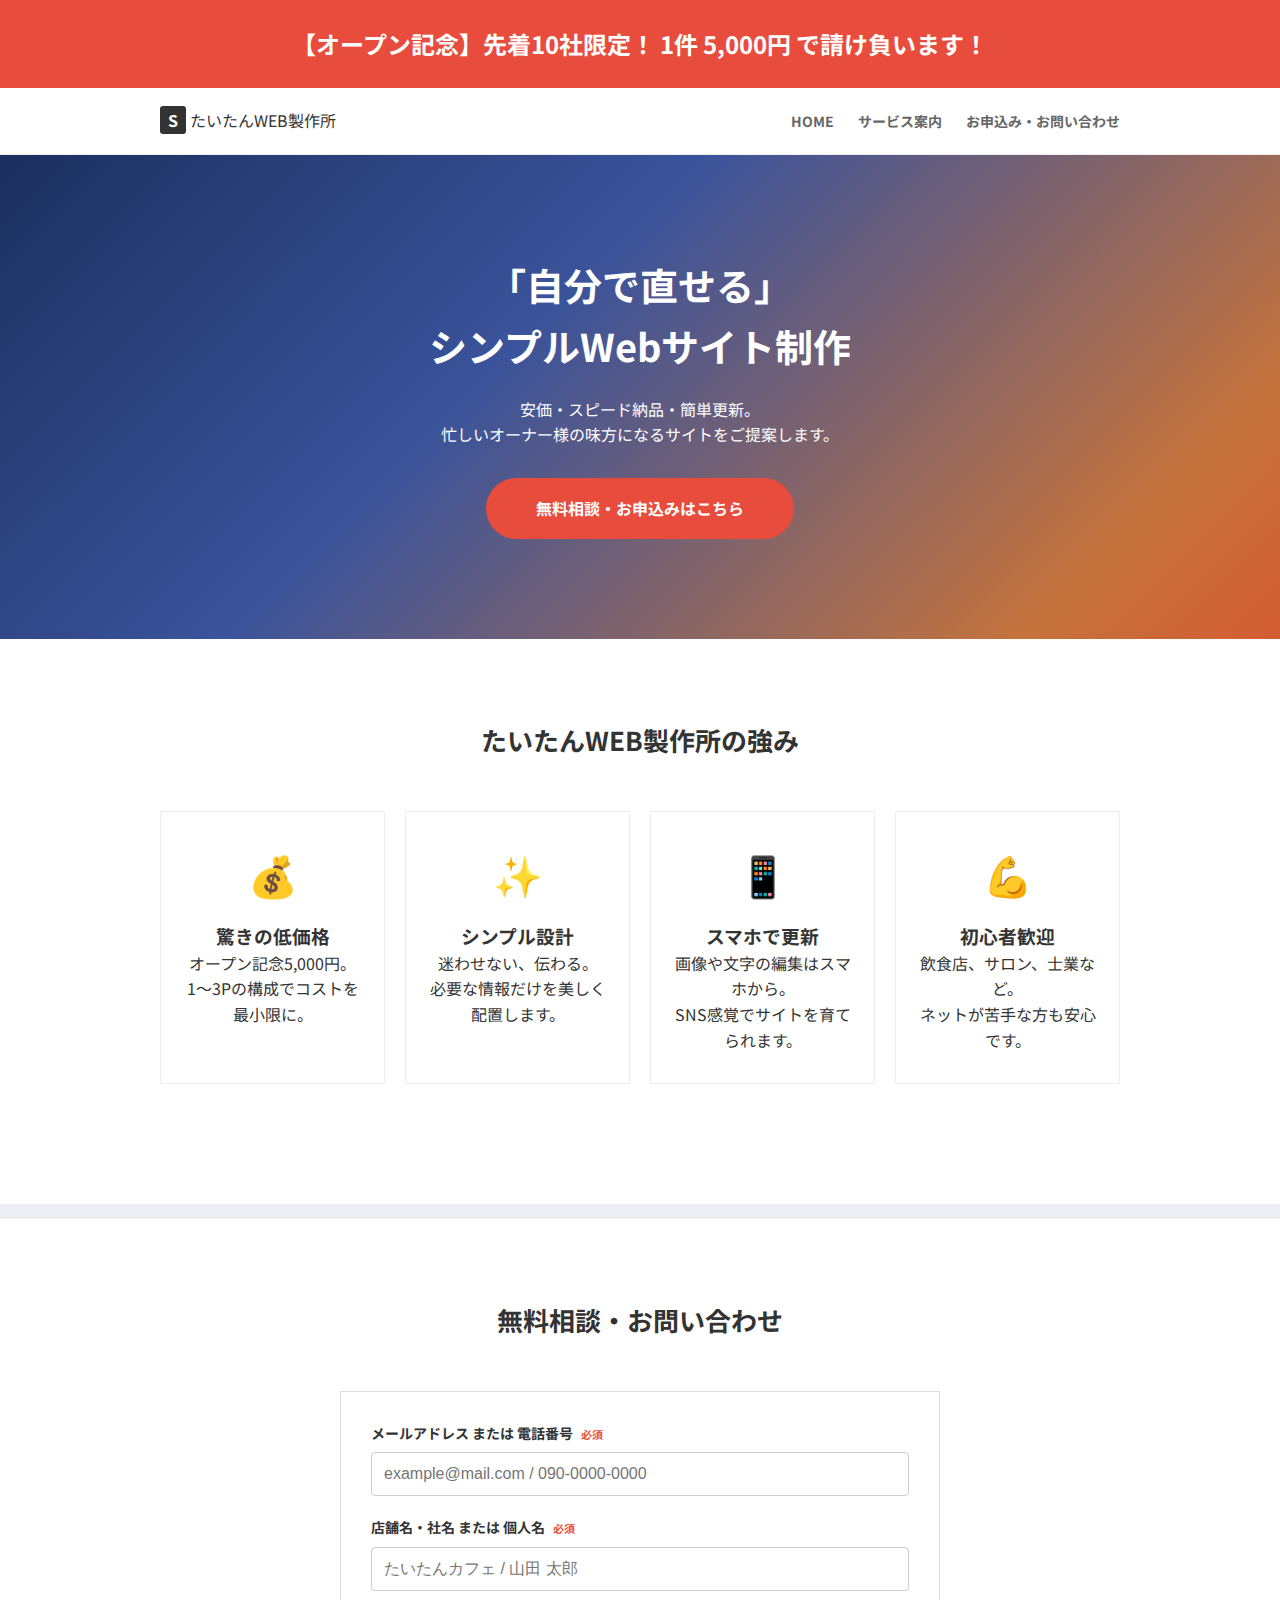
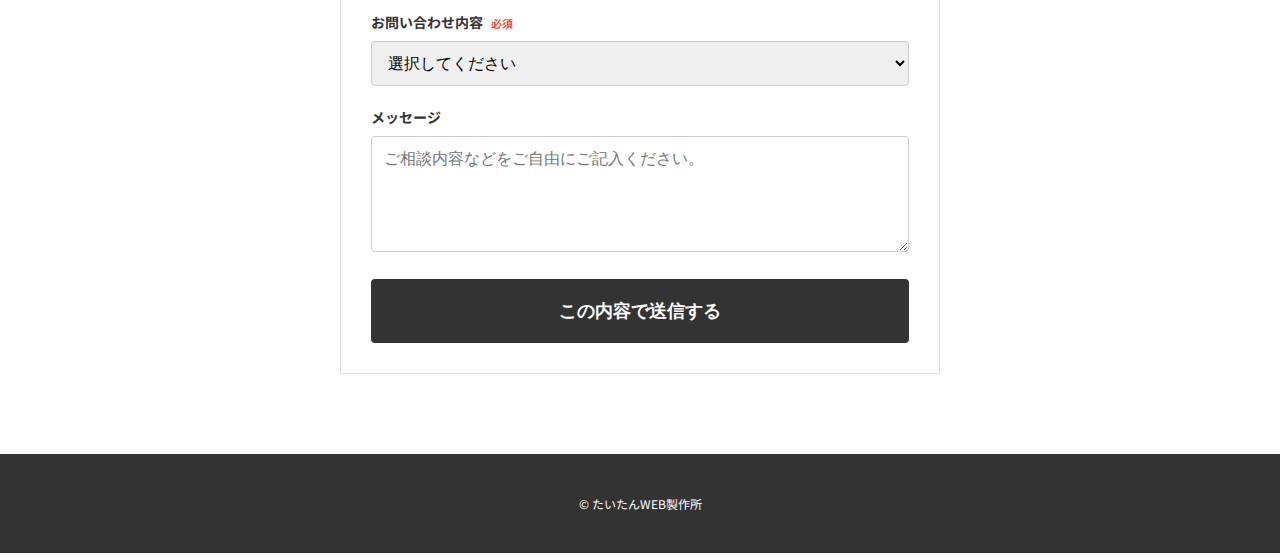
<file: index.html>
<!DOCTYPE html>
<html lang="ja">
<head>
    <meta charset="UTF-8">
    <meta name="viewport" content="width=device-width, initial-scale=1.0">
    <title>たいたんWEB製作所 | HOME</title>
    <link href="https://fonts.googleapis.com/css2?family=Noto+Sans+JP:wght@400;700&display=swap" rel="stylesheet">
    <link rel="stylesheet" href="style.css">
</head>
<body>
    <div class="giant-announcement">
        <span>【オープン記念】先着10社限定！ 1件 5,000円 で請け負います！</span>
    </div>

    <header class="main-header">
        <div class="container flex-header">
            <div class="logo"><strong>S</strong> たいたんWEB製作所</div>
            <nav class="pc-nav">
                <a href="index.html">HOME</a>
                <a href="service.html">サービス案内</a>
                <a href="contact.html">お申込み・お問い合わせ</a>
            </nav>
        </div>
    </header>

    <section class="hero-section">
        <div class="hero-content">
            <h1>「自分で直せる」<br>シンプルWebサイト制作</h1>
            <p>安価・スピード納品・簡単更新。<br>忙しいオーナー様の味方になるサイトをご提案します。</p>
            <a href="#contact-form" class="hero-button">無料相談・お申込みはこちら</a>
        </div>
    </section>

    <section class="content-block">
        <div class="container">
            <h2 class="block-title">たいたんWEB製作所の強み</h2>
            <div class="four-column-grid">
                <div class="flat-card">
                    <div class="card-icon">💰</div>
                    <h3>驚きの低価格</h3>
                    <p class="card-text">オープン記念5,000円。<br>1〜3Pの構成でコストを最小限に。</p>
                </div>
                <div class="flat-card">
                    <div class="card-icon">✨</div>
                    <h3>シンプル設計</h3>
                    <p class="card-text">迷わせない、伝わる。<br>必要な情報だけを美しく配置します。</p>
                </div>
                <div class="flat-card">
                    <div class="card-icon">📱</div>
                    <h3>スマホで更新</h3>
                    <p class="card-text">画像や文字の編集はスマホから。<br>SNS感覚でサイトを育てられます。</p>
                </div>
                <div class="flat-card">
                    <div class="card-icon">💪</div>
                    <h3>初心者歓迎</h3>
                    <p class="card-text">飲食店、サロン、士業など。<br>ネットが苦手な方も安心です。</p>
                </div>
            </div>
        </div>
    </section>

    <section id="contact-form" class="content-block border-separator">
        <div class="container">
            <h2 class="block-title">無料相談・お問い合わせ</h2>
            <div class="main-form-box">
                <form action="#" method="post">
                    <div class="form-group">
                        <label>メールアドレス または 電話番号 <span class="required">必須</span></label>
                        <input type="text" name="contact" placeholder="example@mail.com / 090-0000-0000" required>
                    </div>
                    <div class="form-group">
                        <label>店舗名・社名 または 個人名 <span class="required">必須</span></label>
                        <input type="text" name="name" placeholder="たいたんカフェ / 山田 太郎" required>
                    </div>
                    <div class="form-group">
                        <label>お問い合わせ内容 <span class="required">必須</span></label>
                        <select name="type" required>
                            <option value="">選択してください</option>
                            <option value="お申込み">お申込み（5,000円キャンペーン）</option>
                            <option value="ご相談">まずは相談したい</option>
                        </select>
                    </div>
                    <div class="form-group">
                        <label>メッセージ</label>
                        <textarea name="message" rows="5" placeholder="ご相談内容などをご自由にご記入ください。"></textarea>
                    </div>
                    <button type="submit" class="submit-large-btn">この内容で送信する</button>
                </form>
            </div>
        </div>
    </section>

    <footer class="footer">
        <p>&copy; たいたんWEB製作所</p>
    </footer>
</body>
</html>
</file>
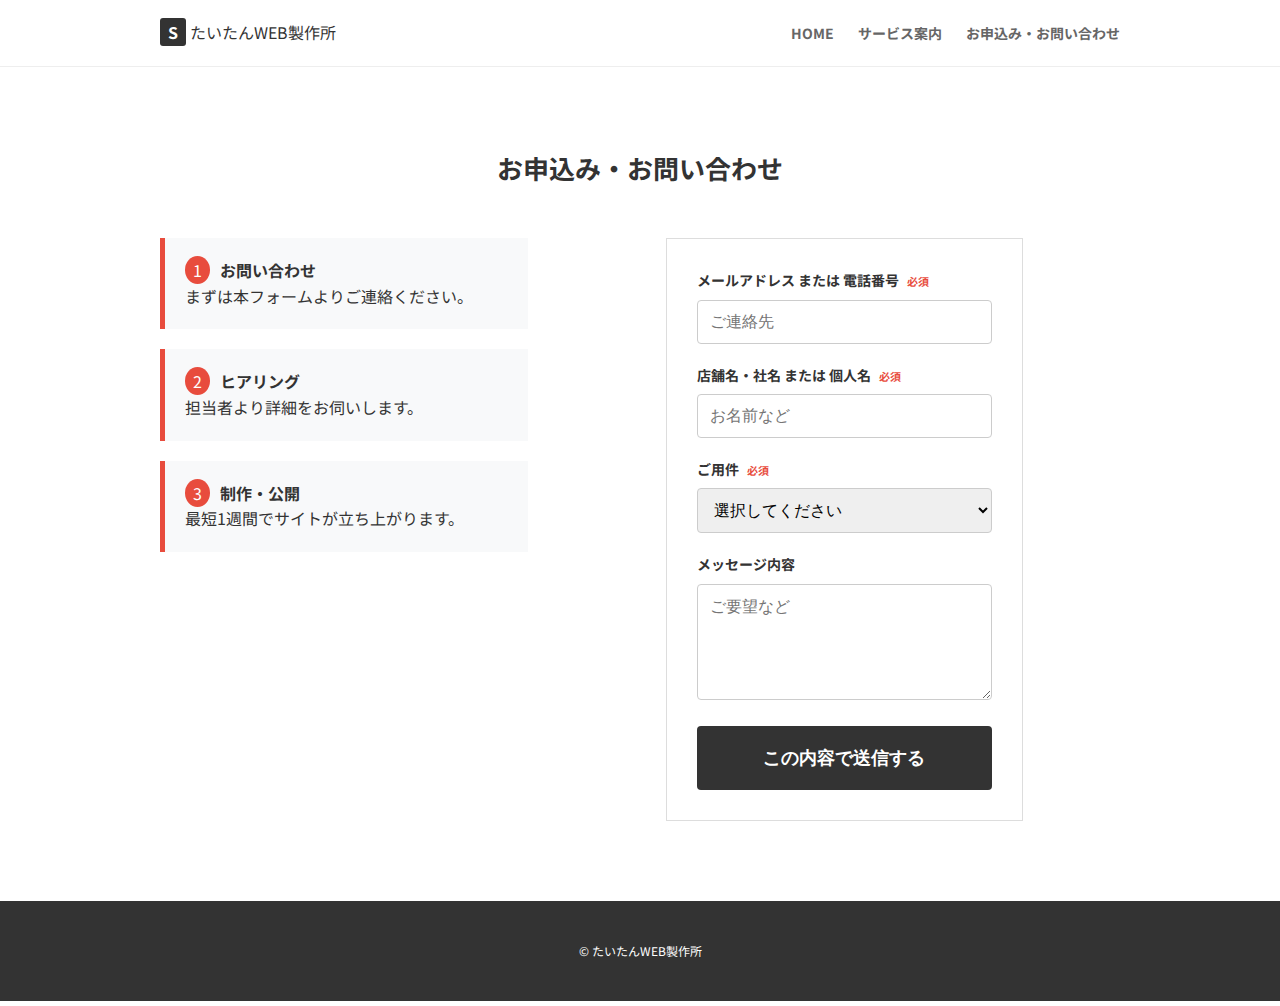
<file: contact.html>
<!DOCTYPE html>
<html lang="ja">
<head>
    <meta charset="UTF-8">
    <meta name="viewport" content="width=device-width, initial-scale=1.0">
    <title>お申込み・お問い合わせ | たいたんWEB製作所</title>
    <link href="https://fonts.googleapis.com/css2?family=Noto+Sans+JP:wght@400;700&display=swap" rel="stylesheet">
    <link rel="stylesheet" href="style.css">
</head>
<body>
    <header class="main-header">
        <div class="container flex-header">
            <div class="logo"><strong>S</strong> たいたんWEB製作所</div>
            <nav class="pc-nav">
                <a href="index.html">HOME</a>
                <a href="service.html">サービス案内</a>
                <a href="contact.html">お申込み・お問い合わせ</a>
            </nav>
        </div>
    </header>

    <section class="content-block">
        <div class="container">
            <h2 class="block-title">お申込み・お問い合わせ</h2>
            
            <div class="contact-layout-split">
                <div class="flow-container">
                    <div class="step-box"><span class="num">1</span><b>お問い合わせ</b><p>まずは本フォームよりご連絡ください。</p></div>
                    <div class="step-box"><span class="num">2</span><b>ヒアリング</b><p>担当者より詳細をお伺いします。</p></div>
                    <div class="step-box"><span class="num">3</span><b>制作・公開</b><p>最短1週間でサイトが立ち上がります。</p></div>
                </div>

                <div class="main-form-box">
                    <form action="https://ssgform.com/s/fFcXjQyjRgPc" method="post">
                        <div class="form-group">
                            <label>メールアドレス または 電話番号 <span class="required">必須</span></label>
                            <input type="text" name="contact" placeholder="ご連絡先" required>
                        </div>
                        <div class="form-group">
                            <label>店舗名・社名 または 個人名 <span class="required">必須</span></label>
                            <input type="text" name="name" placeholder="お名前など" required>
                        </div>
                        <div class="form-group">
                            <label>ご用件 <span class="required">必須</span></label>
                            <select name="type" required>
                                <option value="">選択してください</option>
                                <option value="お申込み">お申込み（5,000円キャンペーン）</option>
                                <option value="ご相談">まずは相談したい</option>
                            </select>
                        </div>
                        <div class="form-group">
                            <label>メッセージ内容</label>
                            <textarea name="message" rows="5" placeholder="ご要望など"></textarea>
                        </div>
                        <button type="submit" class="submit-large-btn">この内容で送信する</button>
                    </form>
                </div>
            </div>
        </div>
    </section>

    <footer class="footer">
        <p>&copy; たいたんWEB製作所</p>
    </footer>
</body>
</html>
</file>
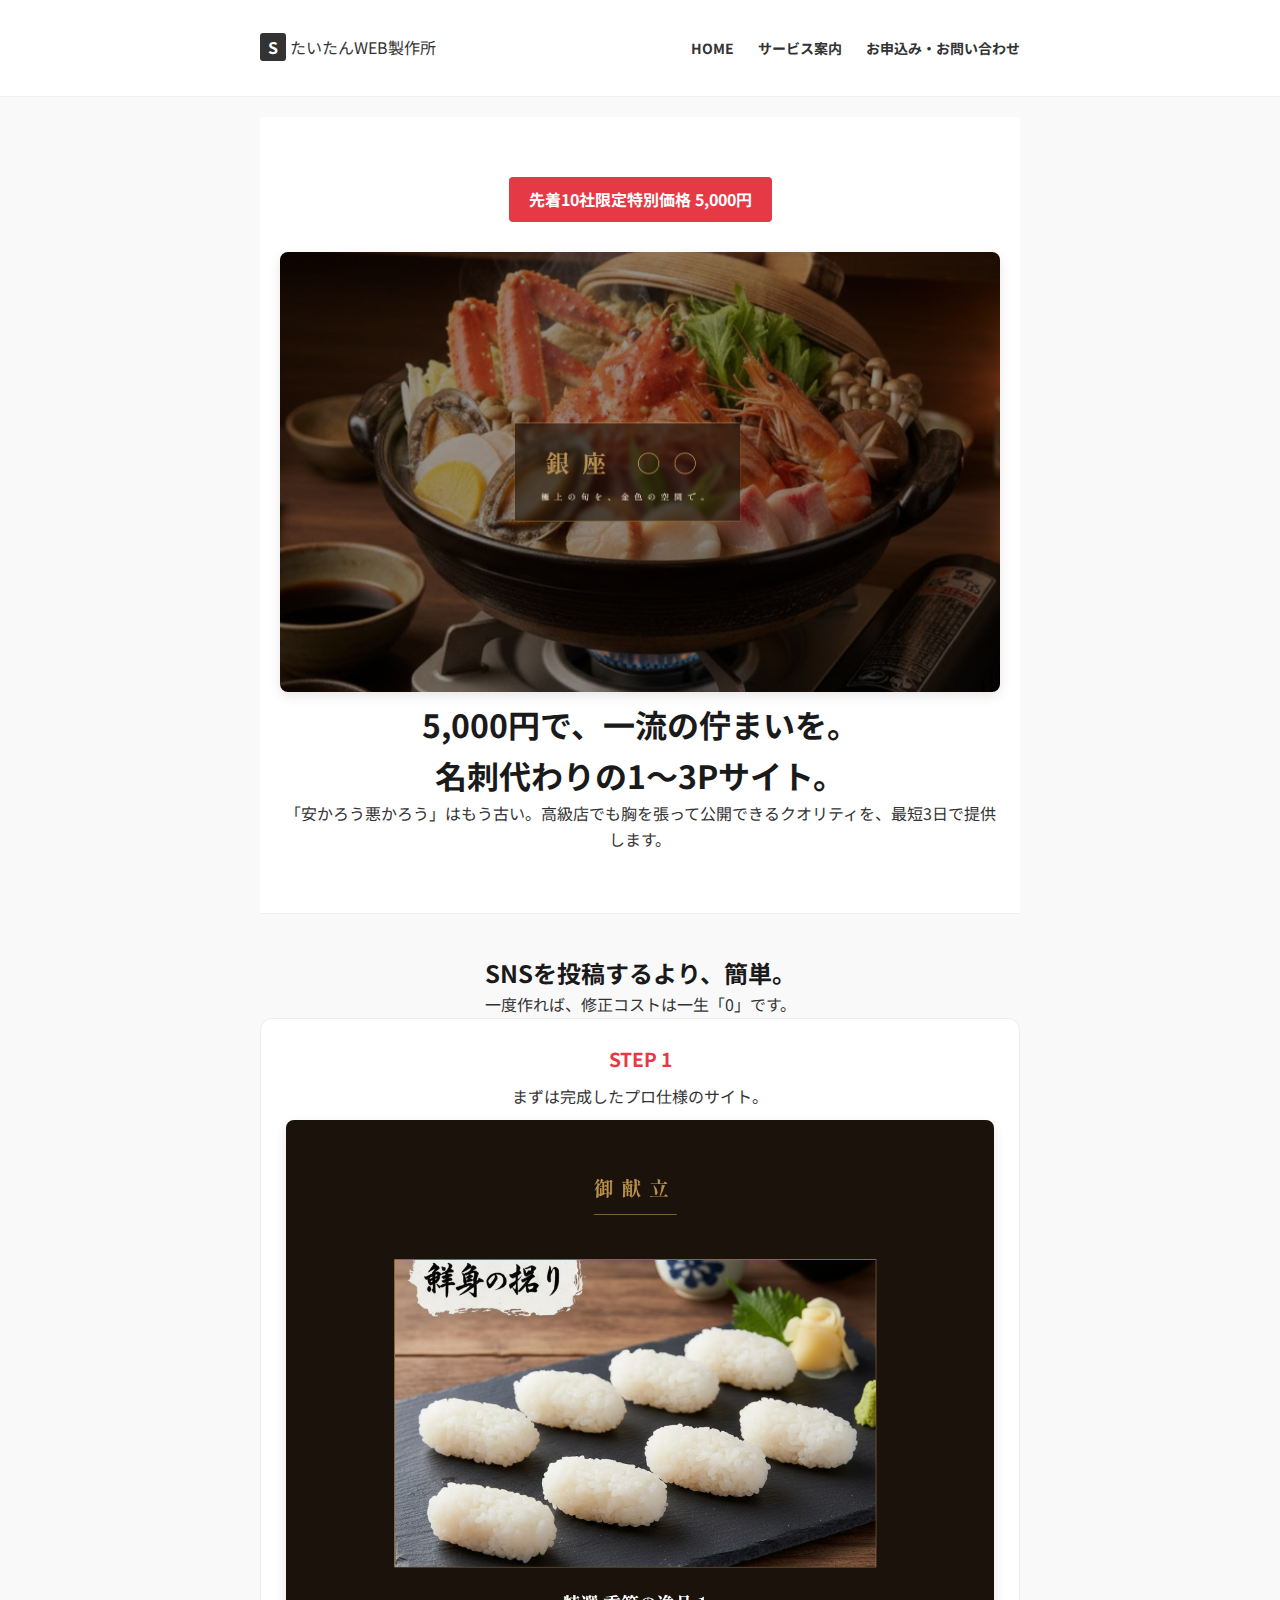
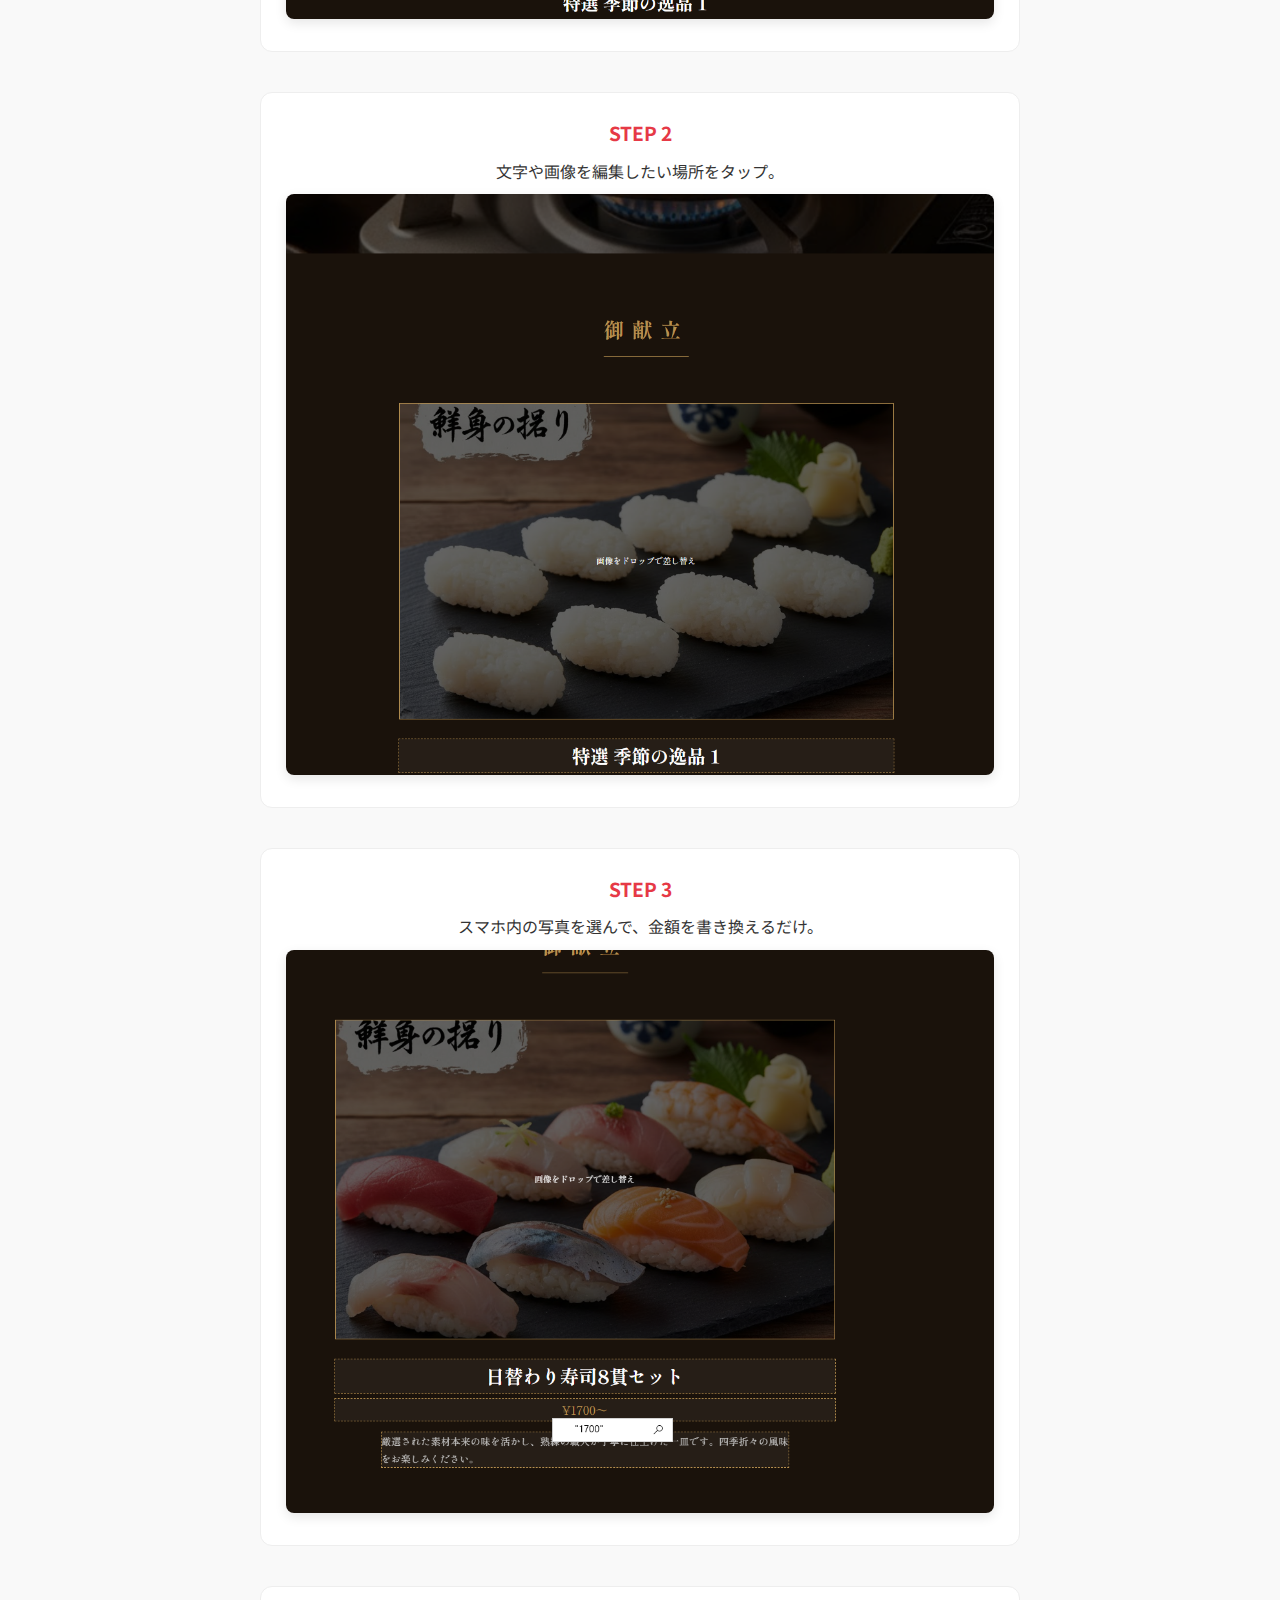
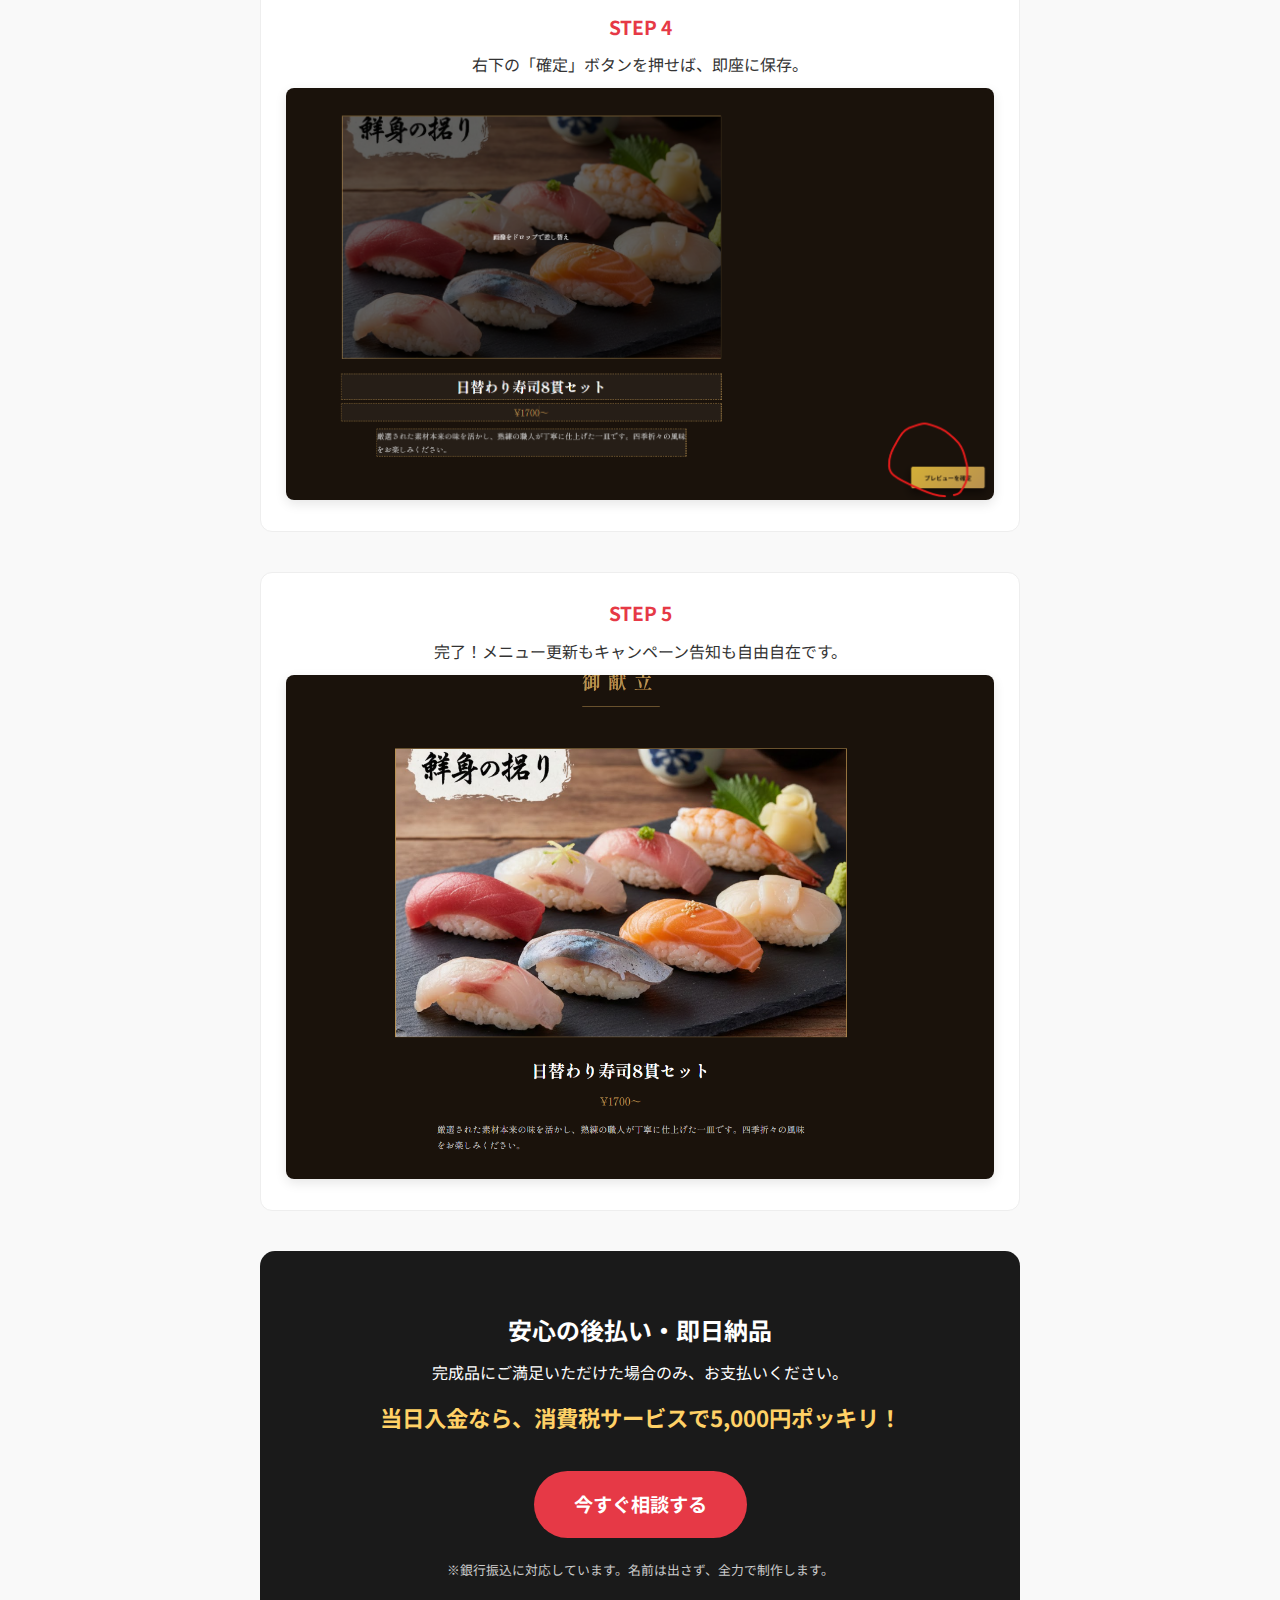
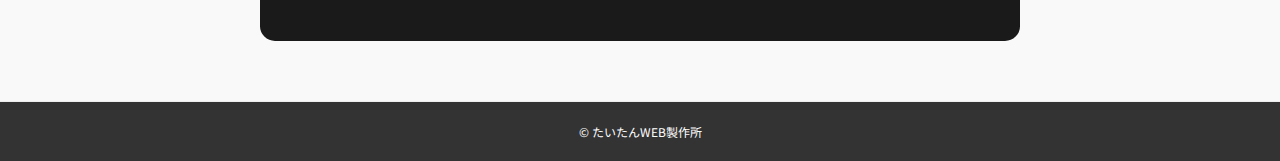
<file: service.html>
<!DOCTYPE html>
<html lang="ja">
<head>
    <meta charset="UTF-8">
    <meta name="viewport" content="width=device-width, initial-scale=1.0">
    <title>サービス案内 | たいたんWEB製作所</title>
    <link href="https://fonts.googleapis.com/css2?family=Noto+Sans+JP:wght@400;700&display=swap" rel="stylesheet">
    <link rel="stylesheet" href="style.css">
    <style>
        body { font-family: "Noto Sans JP", sans-serif; line-height: 1.6; color: #333; margin: 0; padding: 0; background: #f9f9f9; }
        .container { max-width: 800px; margin: 0 auto; padding: 20px; }
        img { max-width: 100%; height: auto; border-radius: 8px; box-shadow: 0 4px 12px rgba(0,0,0,0.1); margin-top: 10px; }
        h1, h2 { text-align: center; color: #1a1a1a; }
        .price-tag { background: #e63946; color: white; padding: 10px 20px; display: inline-block; font-weight: bold; border-radius: 4px; margin-bottom: 20px; }
        .hero { text-align: center; padding: 60px 20px; background: #fff; border-bottom: 1px solid #eee; }
        .step-item { background: white; padding: 25px; border-radius: 12px; border: 1px solid #eee; text-align: center; margin-bottom: 40px; }
        .step-num { font-weight: bold; color: #e63946; font-size: 1.2rem; display: block; margin-bottom: 10px; }
        
        /* 最下部の黒いボックスを完全再現 */
        .cta-section { text-align: center; padding: 60px 20px; background: #1a1a1a; color: white; border-radius: 15px; margin: 40px 0; }
        .cta-btn { display: inline-block; background: #e63946; color: white; padding: 18px 40px; text-decoration: none; border-radius: 50px; font-weight: bold; font-size: 1.2rem; margin-top: 20px; transition: 0.3s; }
        .special-note { font-size: 0.8rem; margin-top: 20px; color: #ccc; line-height: 1.8; }
    </style>
</head>
<body>

    <header class="main-header" style="background: #fff; border-bottom: 1px solid #eee; padding: 15px 0;">
        <div class="container" style="display: flex; justify-content: space-between; align-items: center;">
            <div class="logo"><strong>S</strong> たいたんWEB製作所</div>
            <nav class="pc-nav">
                <a href="index.html" style="margin-left: 20px; text-decoration: none; color: #333; font-weight: bold;">HOME</a>
                <a href="service.html" style="margin-left: 20px; text-decoration: none; color: #333; font-weight: bold;">サービス案内</a>
                <a href="contact.html" style="margin-left: 20px; text-decoration: none; color: #333; font-weight: bold;">お申込み・お問い合わせ</a>
            </nav>
        </div>
    </header>

    <div class="container">
        <section class="hero">
            <div class="price-tag">先着10社限定特別価格 5,000円</div>
            <img src="design-main.png" alt="本格的なプロのデザイン"> 
            <h1>5,000円で、一流の佇まいを。<br>名刺代わりの1〜3Pサイト。</h1>
            <p>「安かろう悪かろう」はもう古い。高級店でも胸を張って公開できるクオリティを、最短3日で提供します。</p>
        </section>

        <section class="step-section">
            <h2 style="margin-top: 40px;">SNSを投稿するより、簡単。</h2>
            <p style="text-align:center;">一度作れば、修正コストは一生「0」です。</p>
            
            <div class="step-container">
                <div class="step-item">
                    <span class="step-num">STEP 1</span>
                    <p>まずは完成したプロ仕様のサイト。</p>
                    <img src="sample1.png" alt="見本1"> 
                </div>

                <div class="step-item">
                    <span class="step-num">STEP 2</span>
                    <p>文字や画像を編集したい場所をタップ。</p>
                    <img src="sample2.png" alt="見本2"> 
                </div>

                <div class="step-item">
                    <span class="step-num">STEP 3</span>
                    <p>スマホ内の写真を選んで、金額を書き換えるだけ。</p>
                    <img src="sample3.png" alt="見本3"> 
                </div>

                <div class="step-item">
                    <span class="step-num">STEP 4</span>
                    <p>右下の「確定」ボタンを押せば、即座に保存。</p>
                    <img src="sample4.png" alt="見本4"> 
                </div>

                <div class="step-item">
                    <span class="step-num">STEP 5</span>
                    <p>完了！メニュー更新もキャンペーン告知も自由自在です。</p>
                    <img src="sample5.png" alt="見本5"> 
                </div>
            </div>
        </section>

        <section class="cta-section">
            <h2 style="color: white; margin-bottom: 10px;">安心の後払い・即日納品</h2>
            <p style="margin-bottom: 10px;">完成品にご満足いただけた場合のみ、お支払いください。</p>
            <p style="font-size: 1.4rem; font-weight: bold; color: #ffd166; margin: 15px 0;">当日入金なら、消費税サービスで5,000円ポッキリ！</p>
            
            <a href="contact.html" class="cta-btn">今すぐ相談する</a>
            
            <p class="special-note">※銀行振込に対応しています。名前は出さず、全力で制作します。</p>
        </section>
    </div>

    <footer class="footer" style="text-align: center; padding: 20px; border-top: 1px solid #eee;">
        <p>&copy; たいたんWEB製作所</p>
    </footer>

</body>
</html>
</file>
<file: style.css>
/* 全体設定 */
* { margin: 0; padding: 0; box-sizing: border-box; }
body { font-family: 'Noto Sans JP', sans-serif; color: #333; line-height: 1.6; background-color: #fff; scroll-behavior: smooth; }
.container { max-width: 1000px; margin: 0 auto; padding: 0 20px; }

/* 巨大なお知らせバー */
.giant-announcement { background-color: #e84c3d; color: white; text-align: center; padding: 25px 10px; font-size: 24px; font-weight: bold; }

/* ヘッダー */
.main-header { padding: 20px 0; border-bottom: 1px solid #eee; }
.flex-header { display: flex; justify-content: space-between; align-items: center; }
.logo strong { background: #333; color: white; padding: 2px 8px; border-radius: 3px; }
.pc-nav a { text-decoration: none; color: #666; font-size: 14px; margin-left: 20px; font-weight: bold; }
.pc-nav a:hover { color: #e84c3d; }

/* ヒーローエリア */
.hero-section { background: linear-gradient(135deg, #1b305e 0%, #3a539b 40%, #c4733d 85%, #d45d31 100%); padding: 100px 20px; text-align: center; color: white; }
.hero-content h1 { font-size: 38px; margin-bottom: 20px; }
.hero-button { display: inline-block; background-color: #e84c3d; color: white; padding: 18px 50px; text-decoration: none; border-radius: 35px; font-weight: bold; margin-top: 30px; }

/* コンテンツ */
.content-block { padding: 80px 0; }
.border-separator { border-top: 15px solid #ebeef2; }
.block-title { text-align: center; margin-bottom: 50px; font-size: 26px; font-weight: bold; }
.shadow { box-shadow: 0 8px 30px rgba(0,0,0,0.15); }

/* 四列グリッド (HOME用) */
.four-column-grid { display: grid; grid-template-columns: repeat(auto-fit, minmax(200px, 1fr)); gap: 20px; margin-bottom: 40px; }
.flat-card { border: 1px solid #eee; padding: 30px 20px; text-align: center; }
.card-icon { font-size: 40px; margin-bottom: 15px; }

/* サービス案内用のでかでか画像設定 */
.large-demo-section { padding: 60px 0; text-align: center; }
.border-top-thin { border-top: 1px solid #eee; }
.demo-tag { display: inline-block; background: #333; color: white; padding: 4px 15px; font-size: 12px; margin-bottom: 15px; }
.large-demo-section h3 { font-size: 24px; margin-bottom: 15px; }
.large-demo-section p { max-width: 700px; margin: 0 auto 30px; color: #666; }
.giant-sample { width: 100%; max-width: 900px; border-radius: 8px; border: 1px solid #ddd; }
.confirm-btn-img { width: 300px; border-radius: 8px; }
.center-box { display: flex; justify-content: center; margin-top: 20px; }

/* フォームと問い合わせ */
.contact-layout-split { display: grid; grid-template-columns: 1fr 1.5fr; gap: 40px; }
.step-box { margin-bottom: 20px; padding: 20px; background: #f8f9fa; border-left: 5px solid #e84c3d; }
.num { background: #e84c3d; color: white; padding: 2px 8px; border-radius: 50%; margin-right: 10px; }
.main-form-box { background: #fff; border: 1px solid #ddd; padding: 30px; max-width: 600px; margin: 0 auto; }
.form-group { margin-bottom: 20px; text-align: left; }
.form-group label { display: block; font-weight: bold; margin-bottom: 8px; font-size: 14px; }
.required { color: #e84c3d; font-size: 11px; margin-left: 5px; }
.form-group input, .form-group select, .form-group textarea { width: 100%; padding: 12px; border: 1px solid #ccc; border-radius: 4px; font-size: 16px; }
.submit-large-btn { width: 100%; background: #333; color: white; padding: 20px; border: none; border-radius: 4px; font-size: 18px; font-weight: bold; cursor: pointer; transition: 0.3s; }
.submit-large-btn:hover { background: #e84c3d; }

.footer { text-align: center; padding: 40px; background: #333; color: #fff; font-size: 12px; }

@media (max-width: 768px) {
    .contact-layout-split { grid-template-columns: 1fr; }
    .hero-content h1 { font-size: 28px; }
    .giant-announcement { font-size: 18px; }
}
</file>
